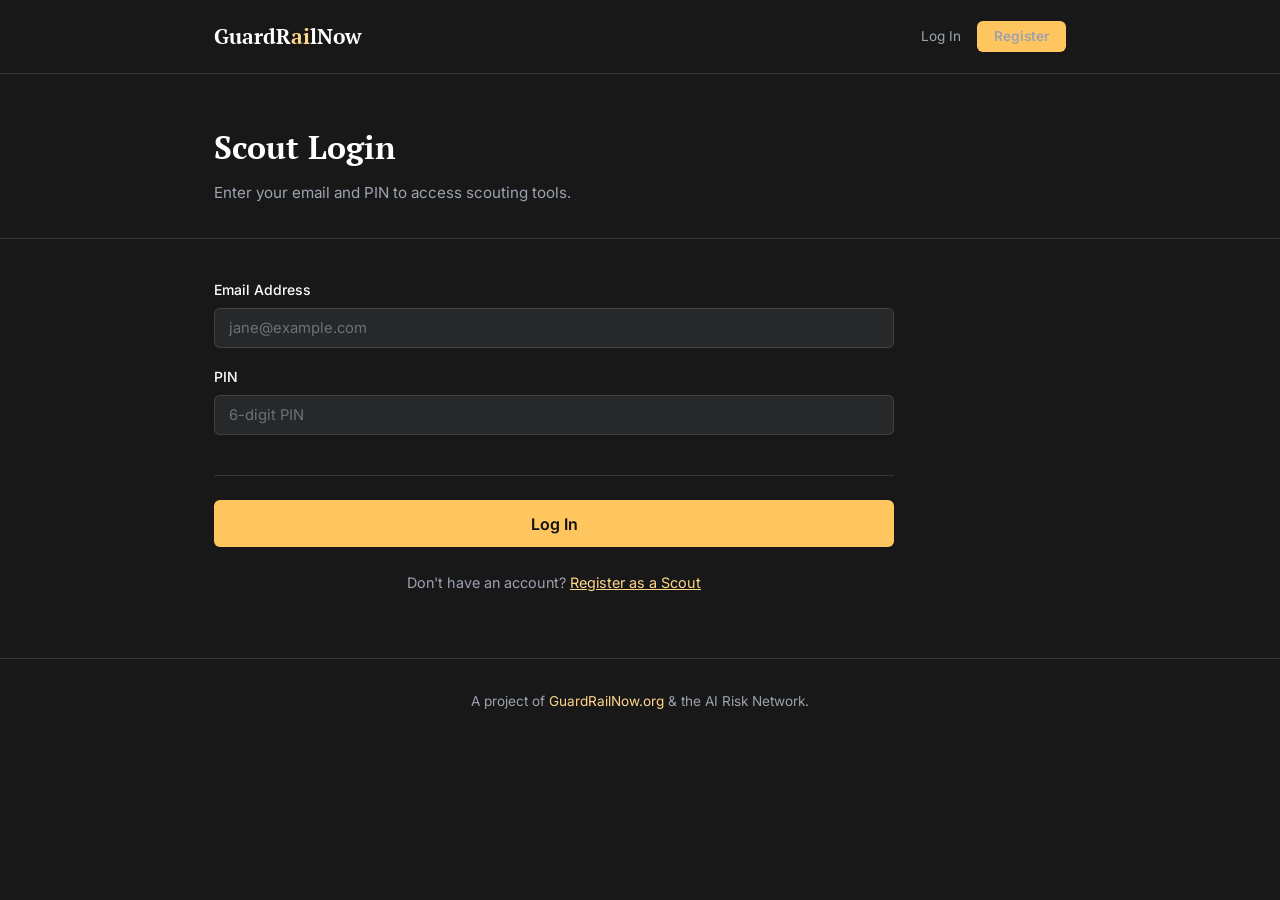
<file: add-location.html>
<!DOCTYPE html>
<html lang="en">
<head>
  <meta charset="UTF-8">
  <meta name="viewport" content="width=device-width, initial-scale=1.0">
  <title>Add Location — GuardRailNow Location Scouting</title>
  <link rel="stylesheet" href="css/style.css">
</head>
<body>

  <header>
    <div class="container">
      <div class="header-inner">
        <a href="index.html" class="logo">GuardR<span>ai</span>lNow</a>
        <nav class="header-nav"></nav>
      </div>
    </div>
  </header>

  <main>
    <div class="page-hero">
      <div class="container">
        <h1>Scout a New Location</h1>
        <p>Document a potential outreach location. The address will be automatically geocoded for the map.</p>
      </div>
    </div>

    <div class="form-wrap">
      <div class="container">

        <div id="alert-success" class="alert success">
          Location saved! <a href="index.html" style="color:var(--success-text);text-decoration:underline;">View on map</a>
        </div>
        <div id="alert-error" class="alert error"></div>

        <form id="location-form" novalidate>

          <div class="form-section">
            <div class="form-section-title">Location Details</div>
            <div class="form-group">
              <label for="location_name">Location Name</label>
              <input type="text" id="location_name" name="location_name" required placeholder="e.g. Fifth & Elm Farmers Market">
            </div>
            <div class="form-group">
              <label for="location_type">Location Type</label>
              <select id="location_type" name="location_type" required>
                <option value="">-- select type --</option>
                <option value="Farmers Market">Farmers Market</option>
                <option value="Art Walk">Art Walk</option>
                <option value="Festival/Fair">Festival / Fair</option>
                <option value="Community Event">Community Event</option>
                <option value="Library">Library</option>
                <option value="Campus">Campus</option>
                <option value="Park">Park</option>
                <option value="Other">Other</option>
              </select>
            </div>
            <div class="form-group">
              <label for="address">Street Address</label>
              <input type="text" id="address" name="address" required placeholder="123 Main St, Portland, TX 78374">
              <div id="geocode-status" class="geocoding-status"></div>
            </div>
            <div class="form-row-3">
              <div class="form-group">
                <label for="city">City</label>
                <input type="text" id="city" name="city" required placeholder="Portland">
              </div>
              <div class="form-group">
                <label for="state">State</label>
                <input type="text" id="state" name="state" required placeholder="TX" maxlength="2">
              </div>
              <div class="form-group">
                <label for="status">Status</label>
                <select id="status" name="status">
                  <option value="Not Yet Contacted" selected>Not Yet Contacted</option>
                  <option value="Contacted">Contacted</option>
                  <option value="Approved">Approved</option>
                  <option value="Rejected">Rejected</option>
                  <option value="Expired">Expired</option>
                </select>
              </div>
            </div>
            <div class="form-row">
              <div class="form-group">
                <label for="latitude">Latitude <span class="optional">auto-filled</span></label>
                <input type="number" id="latitude" name="latitude" step="0.000001" placeholder="27.877472">
              </div>
              <div class="form-group">
                <label for="longitude">Longitude <span class="optional">auto-filled</span></label>
                <input type="number" id="longitude" name="longitude" step="0.000001" placeholder="-97.325779">
              </div>
            </div>
          </div>

          <div class="form-section" id="rejection-section" style="display:none;">
            <div class="form-section-title">Rejection Details</div>
            <div class="form-group">
              <label for="rejection_reason">Rejection Reason</label>
              <textarea id="rejection_reason" name="rejection_reason" placeholder="Why was this location rejected?" rows="3"></textarea>
            </div>
          </div>

          <div class="form-section">
            <div class="form-section-title">Contact Information</div>
            <div class="form-group">
              <label for="contact_person">Contact Person <span class="optional">optional</span></label>
              <input type="text" id="contact_person" name="contact_person" placeholder="Market manager name">
            </div>
            <div class="form-row">
              <div class="form-group">
                <label for="contact_email">Contact Email <span class="optional">optional</span></label>
                <input type="email" id="contact_email" name="contact_email" placeholder="manager@example.com">
              </div>
              <div class="form-group">
                <label for="contact_phone">Contact Phone <span class="optional">optional</span></label>
                <input type="tel" id="contact_phone" name="contact_phone" placeholder="(555) 000-0000">
              </div>
            </div>
          </div>

          <div class="form-section">
            <div class="form-section-title">Logistics</div>
            <div class="checkbox-group">
              <input type="checkbox" id="permit_required" name="permit_required">
              <label for="permit_required">Permit or vendor application required</label>
            </div>
            <div class="form-group">
              <label for="permit_details">Permit Details <span class="optional">optional</span></label>
              <textarea id="permit_details" name="permit_details" placeholder="Application process, deadlines, requirements..." rows="2"></textarea>
            </div>
            <div class="form-row">
              <div class="form-group">
                <label for="fee">Fee <span class="optional">optional, in USD</span></label>
                <input type="number" id="fee" name="fee" step="0.01" min="0" placeholder="0.00">
              </div>
              <div class="form-group">
                <label for="foot_traffic">Foot Traffic</label>
                <select id="foot_traffic" name="foot_traffic">
                  <option value="">-- estimate --</option>
                  <option value="Low">Low</option>
                  <option value="Moderate">Moderate</option>
                  <option value="High">High</option>
                  <option value="Very High">Very High</option>
                </select>
              </div>
            </div>
          </div>

          <div class="form-section">
            <div class="form-section-title">Timing</div>
            <p class="form-hint">Check all days and seasons that apply.</p>
            <div class="form-group">
              <label>Best Days</label>
              <div style="display:flex;flex-wrap:wrap;gap:0.75rem;">
                <div class="checkbox-group"><input type="checkbox" id="day_mon" name="best_days[]" value="Mon"><label for="day_mon">Mon</label></div>
                <div class="checkbox-group"><input type="checkbox" id="day_tue" name="best_days[]" value="Tue"><label for="day_tue">Tue</label></div>
                <div class="checkbox-group"><input type="checkbox" id="day_wed" name="best_days[]" value="Wed"><label for="day_wed">Wed</label></div>
                <div class="checkbox-group"><input type="checkbox" id="day_thu" name="best_days[]" value="Thu"><label for="day_thu">Thu</label></div>
                <div class="checkbox-group"><input type="checkbox" id="day_fri" name="best_days[]" value="Fri"><label for="day_fri">Fri</label></div>
                <div class="checkbox-group"><input type="checkbox" id="day_sat" name="best_days[]" value="Sat"><label for="day_sat">Sat</label></div>
                <div class="checkbox-group"><input type="checkbox" id="day_sun" name="best_days[]" value="Sun"><label for="day_sun">Sun</label></div>
              </div>
            </div>
            <div class="form-group">
              <label for="best_times">Best Times <span class="optional">optional</span></label>
              <input type="text" id="best_times" name="best_times" placeholder="e.g. 8am-1pm">
            </div>
            <div class="form-group">
              <label>Season</label>
              <div style="display:flex;flex-wrap:wrap;gap:0.75rem;">
                <div class="checkbox-group"><input type="checkbox" id="season_spring" name="season[]" value="Spring"><label for="season_spring">Spring</label></div>
                <div class="checkbox-group"><input type="checkbox" id="season_summer" name="season[]" value="Summer"><label for="season_summer">Summer</label></div>
                <div class="checkbox-group"><input type="checkbox" id="season_fall" name="season[]" value="Fall"><label for="season_fall">Fall</label></div>
                <div class="checkbox-group"><input type="checkbox" id="season_winter" name="season[]" value="Winter"><label for="season_winter">Winter</label></div>
                <div class="checkbox-group"><input type="checkbox" id="season_year" name="season[]" value="Year-Round"><label for="season_year">Year-Round</label></div>
              </div>
            </div>
          </div>

          <div class="form-section">
            <div class="form-section-title">Additional Info</div>
            <div class="form-group">
              <label for="notes">Notes <span class="optional">optional</span></label>
              <textarea id="notes" name="notes" placeholder="Parking, setup logistics, vibe, anything useful for future scouts..." rows="4"></textarea>
            </div>
            <div class="form-group">
              <label for="photo_link">Photo Link <span class="optional">optional</span></label>
              <input type="url" id="photo_link" name="photo_link" placeholder="https://...">
            </div>
          </div>

          <div class="form-submit">
            <button type="submit" class="btn btn-primary" id="submit-btn">Save Location</button>
          </div>

        </form>
      </div>
    </div>
  </main>

  <footer>
    <div class="container">
      <p>A project of <a href="https://www.guardrailnow.org" target="_blank" rel="noopener">GuardRailNow.org</a> &amp; the AI Risk Network.</p>
    </div>
  </footer>

  <script src="js/auth.js"></script>
  <script src="js/form.js"></script>
  <script>
    // Require auth
    if (!Auth.requireAuth()) { /* redirected */ }

    // Show/hide rejection reason based on status
    document.getElementById('status').addEventListener('change', function() {
      document.getElementById('rejection-section').style.display =
        this.value === 'Rejected' ? 'block' : 'none';
    });

    // Geocode address on blur
    let geocodeTimer;
    document.getElementById('address').addEventListener('blur', function() {
      const address = this.value.trim();
      if (!address) return;

      const statusEl = document.getElementById('geocode-status');
      statusEl.textContent = 'Geocoding address...';
      statusEl.className = 'geocoding-status';

      clearTimeout(geocodeTimer);
      geocodeTimer = setTimeout(async () => {
        try {
          const res = await fetch(
            'https://nominatim.openstreetmap.org/search?' +
            new URLSearchParams({ q: address, format: 'json', limit: '1' }),
            { headers: { 'User-Agent': 'GuardRailNow-LocationScouting/1.0' } }
          );
          const results = await res.json();

          if (results.length > 0) {
            document.getElementById('latitude').value = parseFloat(results[0].lat).toFixed(6);
            document.getElementById('longitude').value = parseFloat(results[0].lon).toFixed(6);
            statusEl.textContent = 'Location found';
            statusEl.className = 'geocoding-status success';
          } else {
            statusEl.textContent = 'Address not found — enter lat/lng manually';
            statusEl.className = 'geocoding-status error';
          }
        } catch (err) {
          console.error('Geocoding error:', err);
          statusEl.textContent = 'Geocoding failed — enter lat/lng manually';
          statusEl.className = 'geocoding-status error';
        }
      }, 300);
    });

    initForm({
      formId: 'location-form',
      endpoint: '/.netlify/functions/location-add',
      submitBtnId: 'submit-btn',
      successId: 'alert-success',
      errorId: 'alert-error',
      authRequired: true,
    });
  </script>
</body>
</html>
</file>
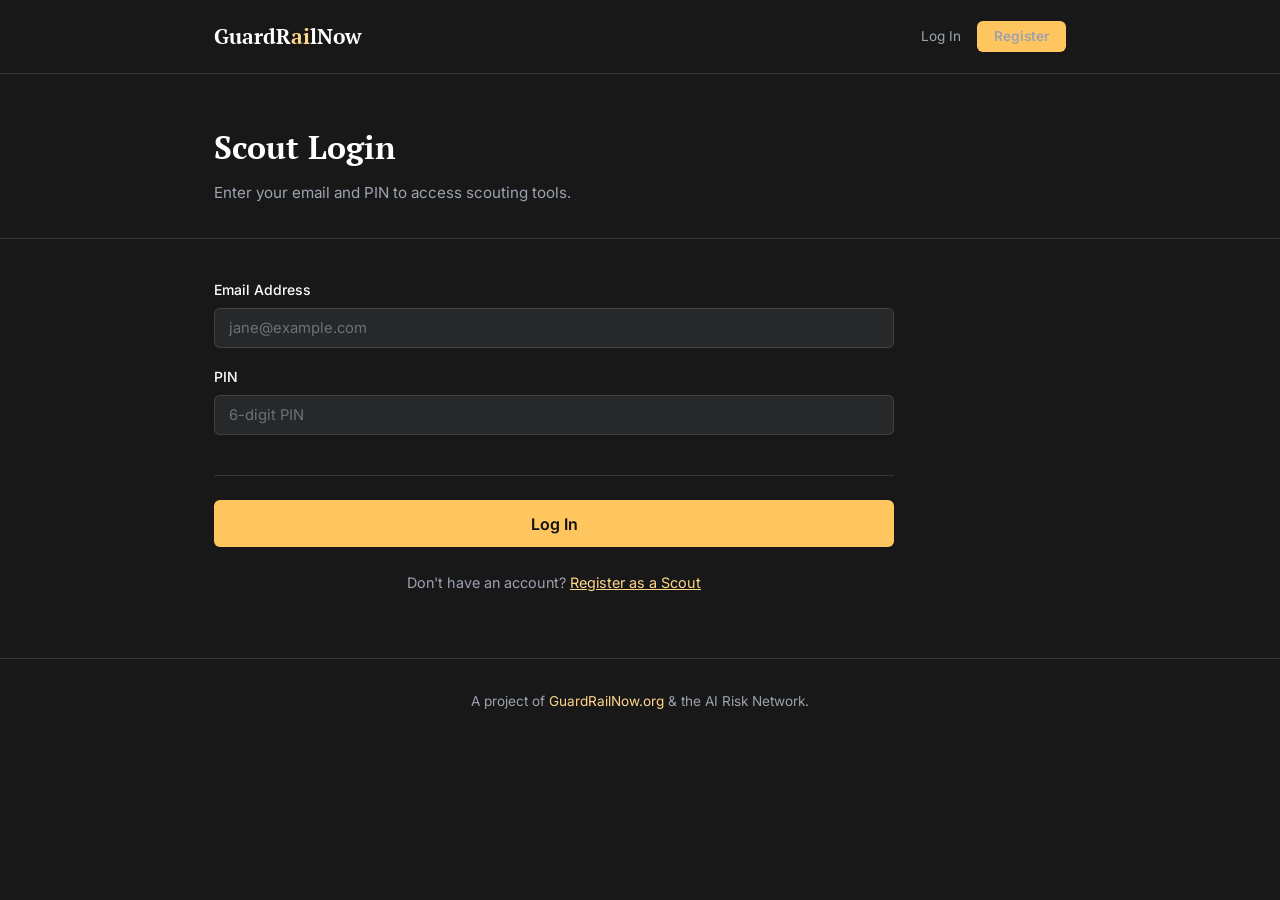
<file: login.html>
<!DOCTYPE html>
<html lang="en">
<head>
  <meta charset="UTF-8">
  <meta name="viewport" content="width=device-width, initial-scale=1.0">
  <title>Log In — GuardRailNow Location Scouting</title>
  <link rel="stylesheet" href="css/style.css">
</head>
<body>

  <header>
    <div class="container">
      <div class="header-inner">
        <a href="index.html" class="logo">GuardR<span>ai</span>lNow</a>
        <nav class="header-nav"></nav>
      </div>
    </div>
  </header>

  <main>
    <div class="page-hero">
      <div class="container">
        <h1>Scout Login</h1>
        <p>Enter your email and PIN to access scouting tools.</p>
      </div>
    </div>

    <div class="form-wrap">
      <div class="container">

        <div id="alert-success" class="alert success"></div>
        <div id="alert-error" class="alert error"></div>

        <form id="login-form" novalidate>
          <div class="form-section">
            <div class="form-group">
              <label for="email">Email Address</label>
              <input type="email" id="email" name="email" required placeholder="jane@example.com">
            </div>
            <div class="form-group">
              <label for="pin">PIN</label>
              <input type="password" id="pin" name="pin" required placeholder="6-digit PIN" maxlength="6" pattern="[0-9]{6}" inputmode="numeric">
            </div>
          </div>

          <div class="form-submit">
            <button type="submit" class="btn btn-primary" id="submit-btn">Log In</button>
          </div>

          <p style="text-align:center;margin-top:1.5rem;color:var(--text-muted);font-size:0.9rem;">
            Don't have an account? <a href="register.html" style="color:var(--amber-light);">Register as a Scout</a>
          </p>
        </form>

      </div>
    </div>
  </main>

  <footer>
    <div class="container">
      <p>A project of <a href="https://www.guardrailnow.org" target="_blank" rel="noopener">GuardRailNow.org</a> &amp; the AI Risk Network.</p>
    </div>
  </footer>

  <script src="js/auth.js"></script>
  <script src="js/form.js"></script>
  <script>
    initForm({
      formId: 'login-form',
      endpoint: '/.netlify/functions/login',
      submitBtnId: 'submit-btn',
      successId: 'alert-success',
      errorId: 'alert-error',
      onSuccess(data) {
        Auth.login(data.token, data.scout);
        window.location.href = 'index.html';
      }
    });
  </script>
</body>
</html>
</file>
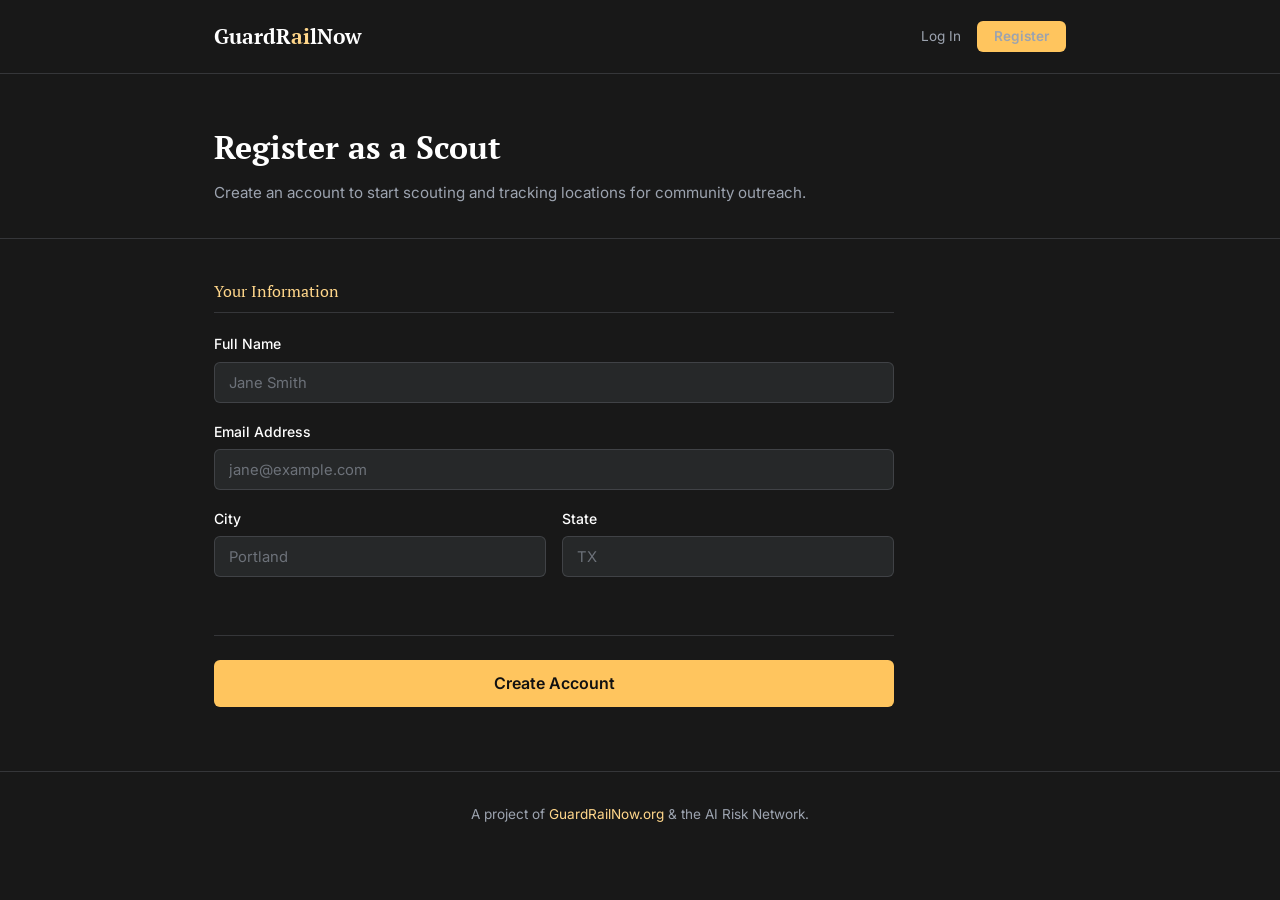
<file: register.html>
<!DOCTYPE html>
<html lang="en">
<head>
  <meta charset="UTF-8">
  <meta name="viewport" content="width=device-width, initial-scale=1.0">
  <title>Register as Scout — GuardRailNow Location Scouting</title>
  <link rel="stylesheet" href="css/style.css">
</head>
<body>

  <header>
    <div class="container">
      <div class="header-inner">
        <a href="index.html" class="logo">GuardR<span>ai</span>lNow</a>
        <nav class="header-nav"></nav>
      </div>
    </div>
  </header>

  <main>
    <div class="page-hero">
      <div class="container">
        <h1>Register as a Scout</h1>
        <p>Create an account to start scouting and tracking locations for community outreach.</p>
      </div>
    </div>

    <div class="form-wrap">
      <div class="container">

        <div id="alert-success" class="alert success" style="display:none;"></div>
        <div id="alert-error" class="alert error"></div>

        <div id="pin-result" style="display:none;">
          <div class="pin-display">
            <div class="pin-label">Your login PIN</div>
            <div class="pin-code" id="pin-code"></div>
            <div class="pin-warning">Write this down! You'll need it to log in. We cannot recover it.</div>
          </div>
          <div style="text-align:center">
            <a href="login.html" class="btn btn-primary">Log In Now</a>
          </div>
        </div>

        <form id="register-form" novalidate>
          <div class="form-section">
            <div class="form-section-title">Your Information</div>
            <div class="form-group">
              <label for="full_name">Full Name</label>
              <input type="text" id="full_name" name="full_name" required placeholder="Jane Smith">
            </div>
            <div class="form-group">
              <label for="email">Email Address</label>
              <input type="email" id="email" name="email" required placeholder="jane@example.com">
            </div>
            <div class="form-row">
              <div class="form-group">
                <label for="city">City</label>
                <input type="text" id="city" name="city" required placeholder="Portland">
              </div>
              <div class="form-group">
                <label for="state">State</label>
                <input type="text" id="state" name="state" required placeholder="TX" maxlength="2">
              </div>
            </div>
          </div>

          <div class="form-submit">
            <button type="submit" class="btn btn-primary" id="submit-btn">Create Account</button>
          </div>
        </form>

      </div>
    </div>
  </main>

  <footer>
    <div class="container">
      <p>A project of <a href="https://www.guardrailnow.org" target="_blank" rel="noopener">GuardRailNow.org</a> &amp; the AI Risk Network.</p>
    </div>
  </footer>

  <script src="js/auth.js"></script>
  <script src="js/form.js"></script>
  <script>
    initForm({
      formId: 'register-form',
      endpoint: '/.netlify/functions/register',
      submitBtnId: 'submit-btn',
      successId: 'alert-success',
      errorId: 'alert-error',
      onSuccess(data, form) {
        form.style.display = 'none';
        document.getElementById('pin-code').textContent = data.pin;
        document.getElementById('pin-result').style.display = 'block';
        document.getElementById('pin-result').scrollIntoView({ behavior: 'smooth', block: 'center' });
      }
    });
  </script>
</body>
</html>
</file>
<file: css/style.css>
@import url('https://fonts.googleapis.com/css2?family=PT+Serif:ital,wght@0,400;0,700;1,400&family=Inter:wght@300;400;500;600;700&display=swap');

:root {
  --bg-primary:    #181818;
  --bg-surface:    #262829;
  --bg-surface-2:  #2f3133;
  --amber:         #ffc55e;
  --amber-light:   #ffd68a;
  --amber-glow:    rgba(255, 197, 94, 0.15);
  --amber-pale:    #fff3d6;
  --text-primary:  #ffffff;
  --text-muted:    #9ca3af;
  --border:        rgba(141, 145, 154, 0.25);
  --border-focus:  rgba(255, 197, 94, 0.5);
  --success-bg:    rgba(34, 197, 94, 0.1);
  --success-border:rgba(34, 197, 94, 0.3);
  --success-text:  #86efac;
  --error-bg:      rgba(239, 68, 68, 0.1);
  --error-border:  rgba(239, 68, 68, 0.3);
  --error-text:    #fca5a5;
  --status-approved:   #22c55e;
  --status-rejected:   #ef4444;
  --status-contacted:  #ffc55e;
  --status-not-yet:    #6b7280;
  --status-expired:    #8b5cf6;
}

*, *::before, *::after { box-sizing: border-box; margin: 0; padding: 0; }

html { font-size: 16px; scroll-behavior: smooth; }

body {
  background-color: var(--bg-primary);
  color: var(--text-primary);
  font-family: 'Inter', sans-serif;
  font-weight: 400;
  line-height: 1.6;
  min-height: 100vh;
}

.container {
  max-width: 900px;
  margin: 0 auto;
  padding: 0 1.5rem;
}
.container-wide {
  max-width: 1200px;
  margin: 0 auto;
  padding: 0 1.5rem;
}

/* ── Header ─────────────────────────────── */
header {
  border-bottom: 1px solid var(--border);
  padding: 1.25rem 0;
  position: sticky;
  top: 0;
  background: var(--bg-primary);
  z-index: 1000;
}

.header-inner {
  display: flex;
  align-items: center;
  justify-content: space-between;
  gap: 1rem;
}

.logo {
  font-family: 'PT Serif', serif;
  font-size: 1.3rem;
  font-weight: 700;
  color: var(--text-primary);
  text-decoration: none;
}
.logo span { color: var(--amber-light); }

.header-sub {
  font-size: 0.8rem;
  color: var(--text-muted);
}

.header-nav {
  display: flex;
  align-items: center;
  gap: 1rem;
}
.header-nav a {
  color: var(--text-muted);
  text-decoration: none;
  font-size: 0.85rem;
  transition: color 0.2s;
}
.header-nav a:hover { color: var(--text-primary); }
.header-nav .btn { font-size: 0.85rem; padding: 0.5rem 1rem; }

/* ── Buttons ─────────────────────────────── */
.btn {
  display: inline-block;
  padding: 0.75rem 1.75rem;
  border-radius: 6px;
  font-family: 'Inter', sans-serif;
  font-size: 0.95rem;
  font-weight: 600;
  text-decoration: none;
  cursor: pointer;
  border: 1px solid transparent;
  transition: background 0.2s, border-color 0.2s;
  line-height: 1;
}
.btn-sm { padding: 0.45rem 1rem; font-size: 0.85rem; }
.btn-lg { padding: 1rem 2.25rem; font-size: 1rem; }

.btn-primary { background: var(--amber); color: #111; }
.btn-primary:hover { background: var(--amber-light); color: #111; }

.btn-secondary {
  background: var(--bg-surface);
  color: var(--text-primary);
  border-color: var(--border);
}
.btn-secondary:hover { background: var(--bg-surface-2); }

.btn-danger {
  background: var(--error-bg);
  color: var(--error-text);
  border-color: var(--error-border);
}
.btn-danger:hover { background: rgba(239, 68, 68, 0.2); }

.btn[disabled] { opacity: 0.5; cursor: not-allowed; }

/* ── Page Hero (inner pages) ─────────────── */
.page-hero {
  padding: 3rem 0 2rem;
  border-bottom: 1px solid var(--border);
  margin-bottom: 2.5rem;
}
.page-hero h1 {
  font-family: 'PT Serif', serif;
  font-size: clamp(1.4rem, 3vw, 2rem);
  margin-bottom: 0.5rem;
}
.page-hero p {
  color: var(--text-muted);
  font-size: 0.95rem;
  max-width: 600px;
}

/* ── Forms ───────────────────────────────── */
.form-wrap { padding: 0 0 4rem; }

form { max-width: 680px; }

.form-section { margin-bottom: 2.5rem; }

.form-section-title {
  font-family: 'PT Serif', serif;
  font-size: 1rem;
  color: var(--amber-light);
  margin-bottom: 1.25rem;
  padding-bottom: 0.5rem;
  border-bottom: 1px solid var(--border);
}

.form-row {
  display: grid;
  grid-template-columns: 1fr 1fr;
  gap: 1rem;
}
.form-row-3 {
  display: grid;
  grid-template-columns: 1fr 1fr 1fr;
  gap: 1rem;
}

.form-group {
  margin-bottom: 1.1rem;
  display: flex;
  flex-direction: column;
}
.form-hint {
  font-size: 0.85rem;
  color: var(--text-muted);
  margin: -0.4rem 0 1rem;
}
.form-hint a { color: var(--amber-light); }

label {
  font-size: 0.875rem;
  font-weight: 500;
  color: var(--text-primary);
  margin-bottom: 0.4rem;
}
label .optional {
  color: var(--text-muted);
  font-weight: 400;
  font-size: 0.78rem;
  margin-left: 0.3rem;
}

input[type="text"],
input[type="email"],
input[type="tel"],
input[type="url"],
input[type="number"],
input[type="date"],
input[type="password"],
select,
textarea {
  width: 100%;
  background: var(--bg-surface);
  border: 1px solid var(--border);
  border-radius: 6px;
  color: var(--text-primary);
  font-family: 'Inter', sans-serif;
  font-size: 0.925rem;
  padding: 0.65rem 0.9rem;
  transition: border-color 0.2s, box-shadow 0.2s;
  -webkit-appearance: none;
}
input:focus, select:focus, textarea:focus {
  outline: none;
  border-color: var(--amber);
  box-shadow: 0 0 0 3px var(--amber-glow);
}
input::placeholder, textarea::placeholder {
  color: var(--text-muted);
  opacity: 0.6;
}
select option { background: var(--bg-surface); color: var(--text-primary); }
textarea { resize: vertical; min-height: 90px; }

.checkbox-group {
  display: flex;
  align-items: flex-start;
  gap: 0.75rem;
  margin-bottom: 1rem;
}
.checkbox-group input[type="checkbox"] {
  width: 18px;
  height: 18px;
  min-width: 18px;
  margin-top: 2px;
  accent-color: var(--amber);
  cursor: pointer;
}
.checkbox-group label {
  margin: 0;
  font-size: 0.875rem;
  color: var(--text-muted);
  cursor: pointer;
}

.form-submit {
  margin-top: 2rem;
  padding-top: 1.5rem;
  border-top: 1px solid var(--border);
}
.form-submit .btn { width: 100%; text-align: center; font-size: 1rem; padding: 0.9rem; }

/* ── Alerts ──────────────────────────────── */
.alert {
  padding: 1rem 1.25rem;
  border-radius: 6px;
  font-size: 0.9rem;
  margin-bottom: 1.5rem;
  display: none;
}
.alert.success {
  background: var(--success-bg);
  border: 1px solid var(--success-border);
  color: var(--success-text);
}
.alert.error {
  background: var(--error-bg);
  border: 1px solid var(--error-border);
  color: var(--error-text);
}
.alert.show { display: block; }

/* ── Status Badges ───────────────────────── */
.status-badge {
  display: inline-block;
  padding: 0.25rem 0.65rem;
  border-radius: 20px;
  font-size: 0.75rem;
  font-weight: 600;
  text-transform: uppercase;
  letter-spacing: 0.03em;
}
.status-badge.approved {
  background: rgba(34, 197, 94, 0.15);
  color: var(--status-approved);
  border: 1px solid rgba(34, 197, 94, 0.3);
}
.status-badge.rejected {
  background: rgba(239, 68, 68, 0.15);
  color: var(--status-rejected);
  border: 1px solid rgba(239, 68, 68, 0.3);
}
.status-badge.contacted {
  background: var(--amber-glow);
  color: var(--amber);
  border: 1px solid rgba(255, 197, 94, 0.3);
}
.status-badge.not-yet-contacted {
  background: rgba(107, 114, 128, 0.15);
  color: var(--status-not-yet);
  border: 1px solid rgba(107, 114, 128, 0.3);
}
.status-badge.expired {
  background: rgba(139, 92, 246, 0.15);
  color: var(--status-expired);
  border: 1px solid rgba(139, 92, 246, 0.3);
}

/* ── Map ─────────────────────────────────── */
#map {
  width: 100%;
  height: 60vh;
  min-height: 350px;
  border-radius: 10px;
  border: 1px solid var(--border);
  margin-bottom: 2rem;
}
#detail-map {
  width: 100%;
  height: 300px;
  border-radius: 10px;
  border: 1px solid var(--border);
  margin-bottom: 1.5rem;
}

/* Leaflet popup override for dark theme */
.leaflet-popup-content-wrapper {
  background: var(--bg-surface) !important;
  color: var(--text-primary) !important;
  border-radius: 8px !important;
  box-shadow: 0 4px 20px rgba(0,0,0,0.4) !important;
}
.leaflet-popup-tip {
  background: var(--bg-surface) !important;
}
.leaflet-popup-content {
  margin: 0.75rem 1rem !important;
  font-family: 'Inter', sans-serif !important;
  font-size: 0.85rem !important;
  line-height: 1.5 !important;
}
.leaflet-popup-content a {
  color: var(--amber-light) !important;
}
.leaflet-popup-content .popup-name {
  font-weight: 600;
  font-size: 0.95rem;
  margin-bottom: 0.35rem;
}
.leaflet-popup-content .popup-type {
  color: var(--text-muted);
  font-size: 0.8rem;
  margin-bottom: 0.5rem;
}

/* ── Location Cards ──────────────────────── */
.location-list {
  display: grid;
  grid-template-columns: repeat(auto-fill, minmax(320px, 1fr));
  gap: 1rem;
  margin-bottom: 3rem;
}

.location-card {
  background: var(--bg-surface);
  border: 1px solid var(--border);
  border-radius: 10px;
  padding: 1.25rem;
  transition: border-color 0.2s;
  text-decoration: none;
  color: inherit;
  display: block;
}
.location-card:hover {
  border-color: var(--amber);
}

.location-card .card-header {
  display: flex;
  justify-content: space-between;
  align-items: flex-start;
  margin-bottom: 0.75rem;
}
.location-card .card-name {
  font-family: 'PT Serif', serif;
  font-weight: 700;
  font-size: 1.05rem;
}
.location-card .card-meta {
  color: var(--text-muted);
  font-size: 0.85rem;
  margin-bottom: 0.35rem;
}
.location-card .card-type {
  color: var(--text-muted);
  font-size: 0.8rem;
}

/* ── Filters ─────────────────────────────── */
.filters {
  display: flex;
  gap: 0.75rem;
  margin-bottom: 1.5rem;
  flex-wrap: wrap;
  align-items: center;
}
.filters select {
  width: auto;
  min-width: 160px;
  padding: 0.5rem 0.75rem;
  font-size: 0.85rem;
}
.filters .filter-count {
  color: var(--text-muted);
  font-size: 0.85rem;
  margin-left: auto;
}

/* ── Detail Page ─────────────────────────── */
.detail-grid {
  display: grid;
  grid-template-columns: 1fr 1fr;
  gap: 1rem 2rem;
  margin-bottom: 2rem;
}
.detail-field {
  margin-bottom: 1rem;
}
.detail-label {
  font-size: 0.78rem;
  font-weight: 600;
  color: var(--text-muted);
  text-transform: uppercase;
  letter-spacing: 0.05em;
  margin-bottom: 0.25rem;
}
.detail-value {
  font-size: 0.95rem;
}
.detail-value a {
  color: var(--amber-light);
  text-decoration: none;
}
.detail-value a:hover { text-decoration: underline; }

.detail-section {
  margin-bottom: 2rem;
}
.detail-section-title {
  font-family: 'PT Serif', serif;
  font-size: 1rem;
  color: var(--amber-light);
  margin-bottom: 1rem;
  padding-bottom: 0.5rem;
  border-bottom: 1px solid var(--border);
}

.detail-notes {
  background: var(--bg-surface);
  border: 1px solid var(--border);
  border-radius: 8px;
  padding: 1rem 1.25rem;
  font-size: 0.9rem;
  line-height: 1.7;
  white-space: pre-wrap;
}

.detail-actions {
  display: flex;
  gap: 0.75rem;
  margin-bottom: 2rem;
}

/* ── PIN Display ─────────────────────────── */
.pin-display {
  background: var(--amber-glow);
  border: 1px solid var(--amber);
  border-radius: 10px;
  padding: 1.5rem;
  text-align: center;
  margin-bottom: 1.5rem;
}
.pin-display .pin-label {
  font-size: 0.9rem;
  color: var(--text-muted);
  margin-bottom: 0.5rem;
}
.pin-display .pin-code {
  font-family: 'PT Serif', serif;
  font-size: 2.5rem;
  font-weight: 700;
  color: var(--amber-light);
  letter-spacing: 0.2em;
}
.pin-display .pin-warning {
  font-size: 0.85rem;
  color: var(--amber);
  margin-top: 0.75rem;
}

/* ── Geocoding indicator ─────────────────── */
.geocoding-status {
  font-size: 0.8rem;
  color: var(--text-muted);
  margin-top: 0.25rem;
}
.geocoding-status.success { color: var(--success-text); }
.geocoding-status.error { color: var(--error-text); }

/* ── Empty State ─────────────────────────── */
.empty-state {
  text-align: center;
  padding: 3rem 1rem;
  color: var(--text-muted);
}
.empty-state h3 {
  font-family: 'PT Serif', serif;
  font-size: 1.2rem;
  color: var(--text-primary);
  margin-bottom: 0.5rem;
}

/* ── Footer ──────────────────────────────── */
footer {
  border-top: 1px solid var(--border);
  padding: 2rem 0;
  text-align: center;
  color: var(--text-muted);
  font-size: 0.85rem;
}
footer a { color: var(--amber-light); text-decoration: none; }
footer a:hover { text-decoration: underline; }

/* ── Map toolbar ─────────────────────────── */
.map-toolbar {
  display: flex;
  justify-content: space-between;
  align-items: center;
  margin-bottom: 1rem;
}
.map-toolbar h2 {
  font-family: 'PT Serif', serif;
  font-size: 1.3rem;
}

/* ── Responsive ──────────────────────────── */
@media (max-width: 768px) {
  .detail-grid { grid-template-columns: 1fr; }
  .location-list { grid-template-columns: 1fr; }
  .form-row-3 { grid-template-columns: 1fr; }
}
@media (max-width: 600px) {
  .form-row { grid-template-columns: 1fr; }
  .header-sub { display: none; }
  .filters { flex-direction: column; }
  .filters select { width: 100%; }
  .filters .filter-count { margin-left: 0; }
  #map { height: 45vh; min-height: 280px; }
}
</file>
